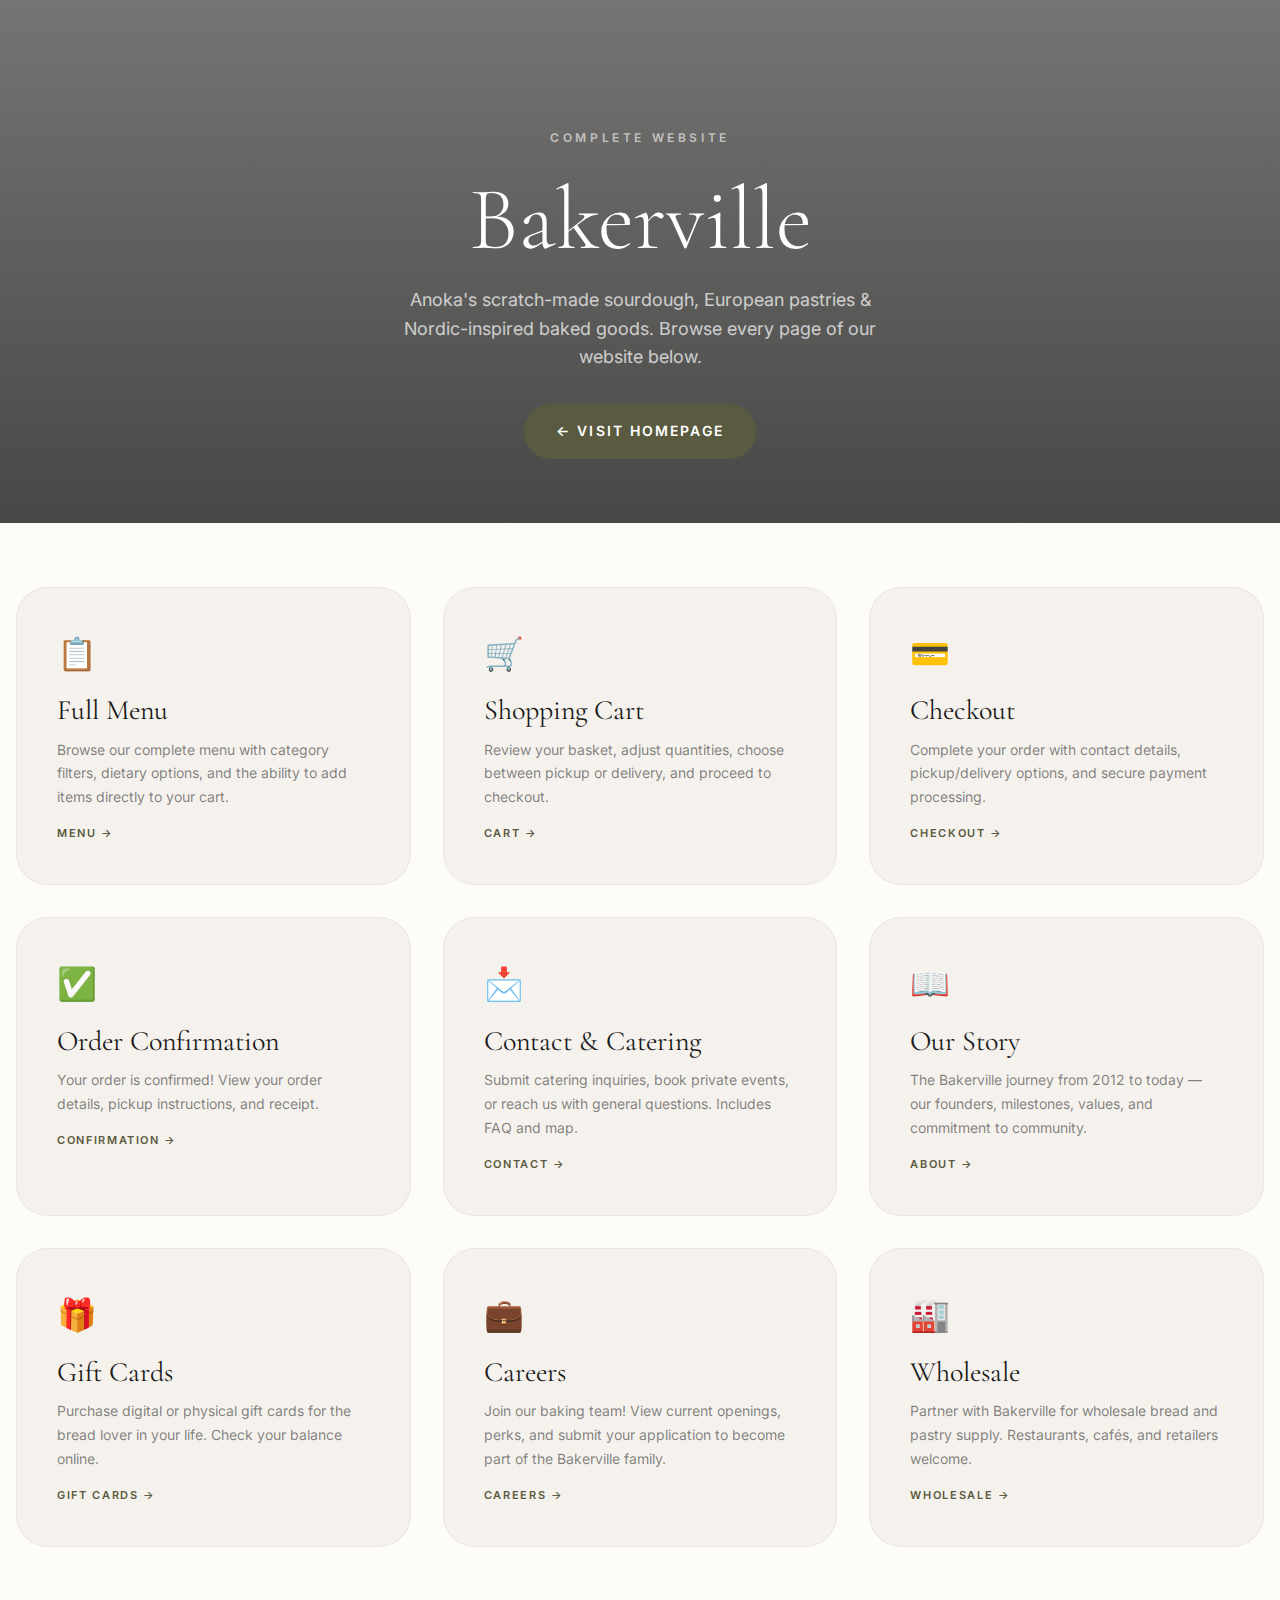
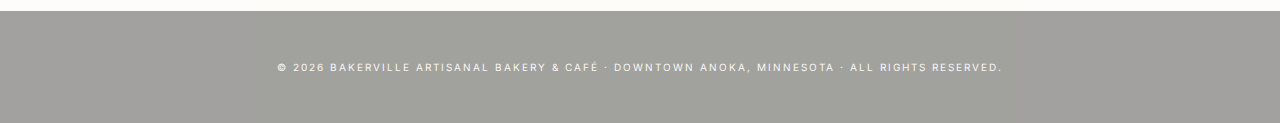
<file: sitemap.html>
<!DOCTYPE html>
<html lang="en">
<head>
  <meta charset="UTF-8" />
  <meta name="viewport" content="width=device-width, initial-scale=1.0" />
  <meta name="description" content="Bakerville — Anoka, MN's neighborhood bakery & café. Complete website sitemap." />
  <title>Bakerville | Complete Website — Site Map</title>
  <link rel="stylesheet" href="styles.css" />
  <link rel="icon" type="image/svg+xml" href="data:image/svg+xml,%3Csvg xmlns='http://www.w3.org/2000/svg' viewBox='0 0 100 100'%3E%3Ctext y='.9em' font-size='90'%3E🍞%3C/text%3E%3C/svg%3E" />
  <style>
    .sitemap-hero {
      background: linear-gradient(to bottom, rgba(26,26,26,0.6), rgba(26,26,26,0.8)),
                  url('https://images.unsplash.com/photo-1517433670267-08bbd4be890f?w=2000&q=80') center/cover;
      color: white;
      padding: 8rem 1rem 4rem;
      text-align: center;
    }
    .sitemap-hero h1 {
      font-size: clamp(3rem, 7vw, 6rem);
      font-weight: 300;
    }
    .sitemap-hero p {
      margin-top: 1rem;
      font-size: 1.125rem;
      opacity: 0.7;
      max-width: 32rem;
      margin-left: auto;
      margin-right: auto;
    }
    .page-grid {
      display: grid;
      grid-template-columns: repeat(auto-fill, minmax(320px, 1fr));
      gap: 2rem;
      padding: 4rem 0;
    }
    .page-card {
      background: var(--color-paper);
      border-radius: var(--radius-xl);
      border: 1px solid rgba(26,26,26,0.05);
      padding: 2.5rem;
      transition: all 0.3s ease;
      text-decoration: none;
      display: block;
    }
    .page-card:hover {
      transform: translateY(-4px);
      box-shadow: 0 20px 60px rgba(0,0,0,0.08);
      border-color: var(--color-olive);
    }
    .page-card .emoji {
      font-size: 2rem;
      margin-bottom: 1rem;
    }
    .page-card h3 {
      font-family: var(--font-serif);
      font-size: 1.75rem;
      font-weight: 400;
      margin-bottom: 0.75rem;
    }
    .page-card p {
      font-size: 0.875rem;
      color: rgba(26,26,26,0.55);
      line-height: 1.7;
    }
    .page-card .tag {
      display: inline-block;
      margin-top: 1rem;
      font-size: 0.6875rem;
      font-weight: 600;
      text-transform: uppercase;
      letter-spacing: 0.15em;
      color: var(--color-olive);
    }
    .home-link {
      display: inline-flex;
      align-items: center;
      gap: 0.5rem;
      background: var(--color-olive);
      color: white;
      border-radius: 9999px;
      padding: 1rem 2rem;
      font-size: 0.875rem;
      font-weight: 600;
      text-transform: uppercase;
      letter-spacing: 0.15em;
      margin-top: 2rem;
      transition: all 0.2s;
    }
    .home-link:hover { opacity: 0.9; transform: scale(1.03); }
    .footer-mini {
      text-align: center;
      padding: 3rem 1rem;
      background: var(--color-ink);
      color: var(--color-paper);
      font-size: 0.625rem;
      text-transform: uppercase;
      letter-spacing: 0.2em;
      opacity: 0.4;
    }
  </style>
</head>
<body>
  <!-- Hero -->
  <section class="sitemap-hero">
    <div class="section-label" style="color: rgba(255,255,255,0.6); margin-bottom: 1.5rem;">Complete Website</div>
    <h1>Bakerville</h1>
    <p>Anoka's scratch-made sourdough, European pastries & Nordic-inspired baked goods. Browse every page of our website below.</p>
    <a href="../index.html" class="home-link">← Visit Homepage</a>
  </section>

  <!-- Page Grid -->
  <div class="container">
    <div class="page-grid">

      <a href="full-menu.html" class="page-card">
        <div class="emoji">📋</div>
        <h3>Full Menu</h3>
        <p>Browse our complete menu with category filters, dietary options, and the ability to add items directly to your cart.</p>
        <span class="tag">Menu →</span>
      </a>

      <a href="shopping-cart.html" class="page-card">
        <div class="emoji">🛒</div>
        <h3>Shopping Cart</h3>
        <p>Review your basket, adjust quantities, choose between pickup or delivery, and proceed to checkout.</p>
        <span class="tag">Cart →</span>
      </a>

      <a href="checkout.html" class="page-card">
        <div class="emoji">💳</div>
        <h3>Checkout</h3>
        <p>Complete your order with contact details, pickup/delivery options, and secure payment processing.</p>
        <span class="tag">Checkout →</span>
      </a>

      <a href="order-confirmation.html" class="page-card">
        <div class="emoji">✅</div>
        <h3>Order Confirmation</h3>
        <p>Your order is confirmed! View your order details, pickup instructions, and receipt.</p>
        <span class="tag">Confirmation →</span>
      </a>

      <a href="contact-catering.html" class="page-card">
        <div class="emoji">📩</div>
        <h3>Contact & Catering</h3>
        <p>Submit catering inquiries, book private events, or reach us with general questions. Includes FAQ and map.</p>
        <span class="tag">Contact →</span>
      </a>

      <a href="our-story.html" class="page-card">
        <div class="emoji">📖</div>
        <h3>Our Story</h3>
        <p>The Bakerville journey from 2012 to today — our founders, milestones, values, and commitment to community.</p>
        <span class="tag">About →</span>
      </a>

      <a href="gift-cards.html" class="page-card">
        <div class="emoji">🎁</div>
        <h3>Gift Cards</h3>
        <p>Purchase digital or physical gift cards for the bread lover in your life. Check your balance online.</p>
        <span class="tag">Gift Cards →</span>
      </a>

      <a href="careers.html" class="page-card">
        <div class="emoji">💼</div>
        <h3>Careers</h3>
        <p>Join our baking team! View current openings, perks, and submit your application to become part of the Bakerville family.</p>
        <span class="tag">Careers →</span>
      </a>

      <a href="wholesale.html" class="page-card">
        <div class="emoji">🏭</div>
        <h3>Wholesale</h3>
        <p>Partner with Bakerville for wholesale bread and pastry supply. Restaurants, cafés, and retailers welcome.</p>
        <span class="tag">Wholesale →</span>
      </a>

    </div>
  </div>

  <!-- Footer -->
  <footer class="footer-mini">
    © 2026 Bakerville Artisanal Bakery & Café · Downtown Anoka, Minnesota · All rights reserved.
  </footer>
</body>
</html>
</file>
<file: styles.css>
/* ============================================================
   BAKERVILLE — Shared Design System
   Artisanal Bakery & Café · Downtown Anoka, MN · Est. 2012
   ============================================================ */

/* Fonts */
@import url('https://fonts.googleapis.com/css2?family=Cormorant+Garamond:ital,wght@0,300;0,400;0,500;0,600;0,700;1,300;1,400;1,500;1,600;1,700&family=Inter:wght@100..900&display=swap');

/* ── CSS Custom Properties (Design Tokens) ── */
:root {
  /* Colors */
  --color-cream: #fdfcf8;
  --color-paper: #f5f2ed;
  --color-ink: #1a1a1a;
  --color-olive: #5A5A40;
  --color-crust: #8B4513;

  /* Typography */
  --font-serif: "Cormorant Garamond", serif;
  --font-sans: "Inter", sans-serif;

  /* Spacing */
  --section-padding: 6rem 0;
  --container-max: 1280px;
  --container-padding: 0 1rem;

  /* Border Radius */
  --radius-sm: 0.5rem;
  --radius-md: 1rem;
  --radius-lg: 1.5rem;
  --radius-xl: 2rem;
  --radius-2xl: 2.5rem;
  --radius-full: 9999px;
}

/* ── Reset & Base ── */
*,
*::before,
*::after {
  box-sizing: border-box;
  margin: 0;
  padding: 0;
}

html {
  scroll-behavior: smooth;
}

body {
  background-color: var(--color-cream);
  color: var(--color-ink);
  font-family: var(--font-sans);
  -webkit-font-smoothing: antialiased;
  -moz-osx-font-smoothing: grayscale;
  line-height: 1.6;
}

h1, h2, h3, h4, h5, h6 {
  font-family: var(--font-serif);
  font-weight: 300;
  line-height: 1.1;
}

a {
  color: inherit;
  text-decoration: none;
}

img {
  max-width: 100%;
  height: auto;
  display: block;
}

/* Scroll offset for fixed navbar */
[id] {
  scroll-margin-top: 100px;
}

/* ── Utility Classes ── */
.container {
  max-width: var(--container-max);
  margin: 0 auto;
  padding: var(--container-padding);
}

.section-label {
  font-family: var(--font-sans);
  font-size: 0.75rem;
  font-weight: 600;
  text-transform: uppercase;
  letter-spacing: 0.3em;
  color: var(--color-olive);
}

.section-heading {
  font-family: var(--font-serif);
  font-weight: 300;
  font-size: clamp(2.5rem, 5vw, 4.5rem);
  margin-top: 1.5rem;
}

.section-body {
  font-size: 1.125rem;
  line-height: 1.75;
  color: rgba(26, 26, 26, 0.6);
  max-width: 40rem;
}

/* ── Buttons ── */
.btn-primary {
  display: inline-flex;
  align-items: center;
  justify-content: center;
  gap: 0.5rem;
  background-color: var(--color-olive);
  color: white;
  border: none;
  border-radius: var(--radius-full);
  padding: 0.875rem 2rem;
  font-family: var(--font-sans);
  font-size: 0.875rem;
  font-weight: 600;
  text-transform: uppercase;
  letter-spacing: 0.15em;
  cursor: pointer;
  transition: all 0.2s ease;
}

.btn-primary:hover {
  background-color: rgba(90, 90, 64, 0.9);
  transform: scale(1.05);
}

.btn-primary:active {
  transform: scale(0.95);
}

.btn-secondary {
  display: inline-flex;
  align-items: center;
  justify-content: center;
  gap: 0.5rem;
  background: transparent;
  color: var(--color-ink);
  border: 1px solid rgba(26, 26, 26, 0.3);
  border-radius: var(--radius-full);
  padding: 0.875rem 2rem;
  font-family: var(--font-sans);
  font-size: 0.875rem;
  font-weight: 600;
  text-transform: uppercase;
  letter-spacing: 0.15em;
  cursor: pointer;
  transition: all 0.2s ease;
}

.btn-secondary:hover {
  background-color: rgba(26, 26, 26, 0.05);
  border-color: rgba(26, 26, 26, 0.6);
}

.arrow-link {
  display: inline-flex;
  align-items: center;
  gap: 0.5rem;
  font-size: 0.875rem;
  font-weight: 600;
  text-transform: uppercase;
  letter-spacing: 0.15em;
  color: var(--color-olive);
  transition: opacity 0.2s ease;
}

.arrow-link:hover {
  opacity: 0.7;
}

/* ── Cards ── */
.card {
  background-color: var(--color-paper);
  border-radius: var(--radius-xl);
  border: 1px solid rgba(26, 26, 26, 0.05);
  overflow: hidden;
  transition: box-shadow 0.3s ease;
}

.card:hover {
  box-shadow: 0 10px 40px rgba(0, 0, 0, 0.06);
}

/* ── Navbar ── */
.navbar {
  position: fixed;
  top: 0;
  z-index: 50;
  width: 100%;
  padding: 2rem 0;
  transition: all 0.5s ease;
  color: white;
  text-shadow: 0 2px 4px rgba(0, 0, 0, 0.5);
}

.navbar.scrolled {
  background: rgba(253, 252, 248, 0.8);
  backdrop-filter: blur(12px);
  padding: 1rem 0;
  box-shadow: 0 1px 3px rgba(0, 0, 0, 0.05);
  color: var(--color-ink);
  text-shadow: none;
}

.navbar-brand {
  font-family: var(--font-serif);
  font-size: 1.875rem;
  letter-spacing: -0.02em;
}

.nav-link {
  font-size: 0.75rem;
  font-weight: 600;
  text-transform: uppercase;
  letter-spacing: 0.15em;
  transition: opacity 0.2s ease;
}

.nav-link:hover {
  opacity: 0.6;
}

/* ── Dark Sections (Ink Background) ── */
.section-dark {
  background-color: var(--color-ink);
  color: var(--color-paper);
}

/* ── Paper Sections ── */
.section-paper {
  background-color: var(--color-paper);
}

/* ── Footer ── */
.footer {
  background-color: var(--color-ink);
  color: var(--color-paper);
  padding: 6rem 0 3rem;
}

.footer a {
  transition: opacity 0.2s ease;
}

.footer a:hover {
  opacity: 0.7;
}

/* ── Badges ── */
.badge {
  display: inline-block;
  border-radius: var(--radius-full);
  padding: 0.25rem 0.75rem;
  font-size: 0.625rem;
  font-weight: 700;
  text-transform: uppercase;
  letter-spacing: 0.1em;
}

.badge-bestseller {
  background-color: var(--color-olive);
  color: white;
}

.badge-new,
.badge-favorite {
  background-color: var(--color-crust);
  color: white;
}

.badge-seasonal {
  background-color: rgba(255, 255, 255, 0.9);
  color: var(--color-ink);
}

/* ── Form Elements ── */
.form-input {
  width: 100%;
  border: none;
  border-bottom: 1px solid rgba(26, 26, 26, 0.15);
  background: transparent;
  padding: 0.75rem 0;
  font-family: var(--font-sans);
  font-size: 0.875rem;
  color: var(--color-ink);
  outline: none;
  transition: border-color 0.2s ease;
}

.form-input:focus {
  border-bottom-color: var(--color-olive);
}

.form-input::placeholder {
  color: rgba(26, 26, 26, 0.4);
}

/* ── Focus Styles (Accessibility) ── */
a:focus-visible,
button:focus-visible,
input:focus-visible,
[tabindex]:focus-visible {
  outline: 2px solid var(--color-olive);
  outline-offset: 2px;
  border-radius: 2px;
}

/* ── Reduced Motion ── */
@media (prefers-reduced-motion: reduce) {
  *,
  *::before,
  *::after {
    animation-duration: 0.01ms !important;
    animation-iteration-count: 1 !important;
    transition-duration: 0.01ms !important;
    scroll-behavior: auto !important;
  }
}

/* ── Responsive Touch Targets ── */
@media (pointer: coarse) {
  a, button {
    min-height: 44px;
    min-width: 44px;
  }
}
</file>
